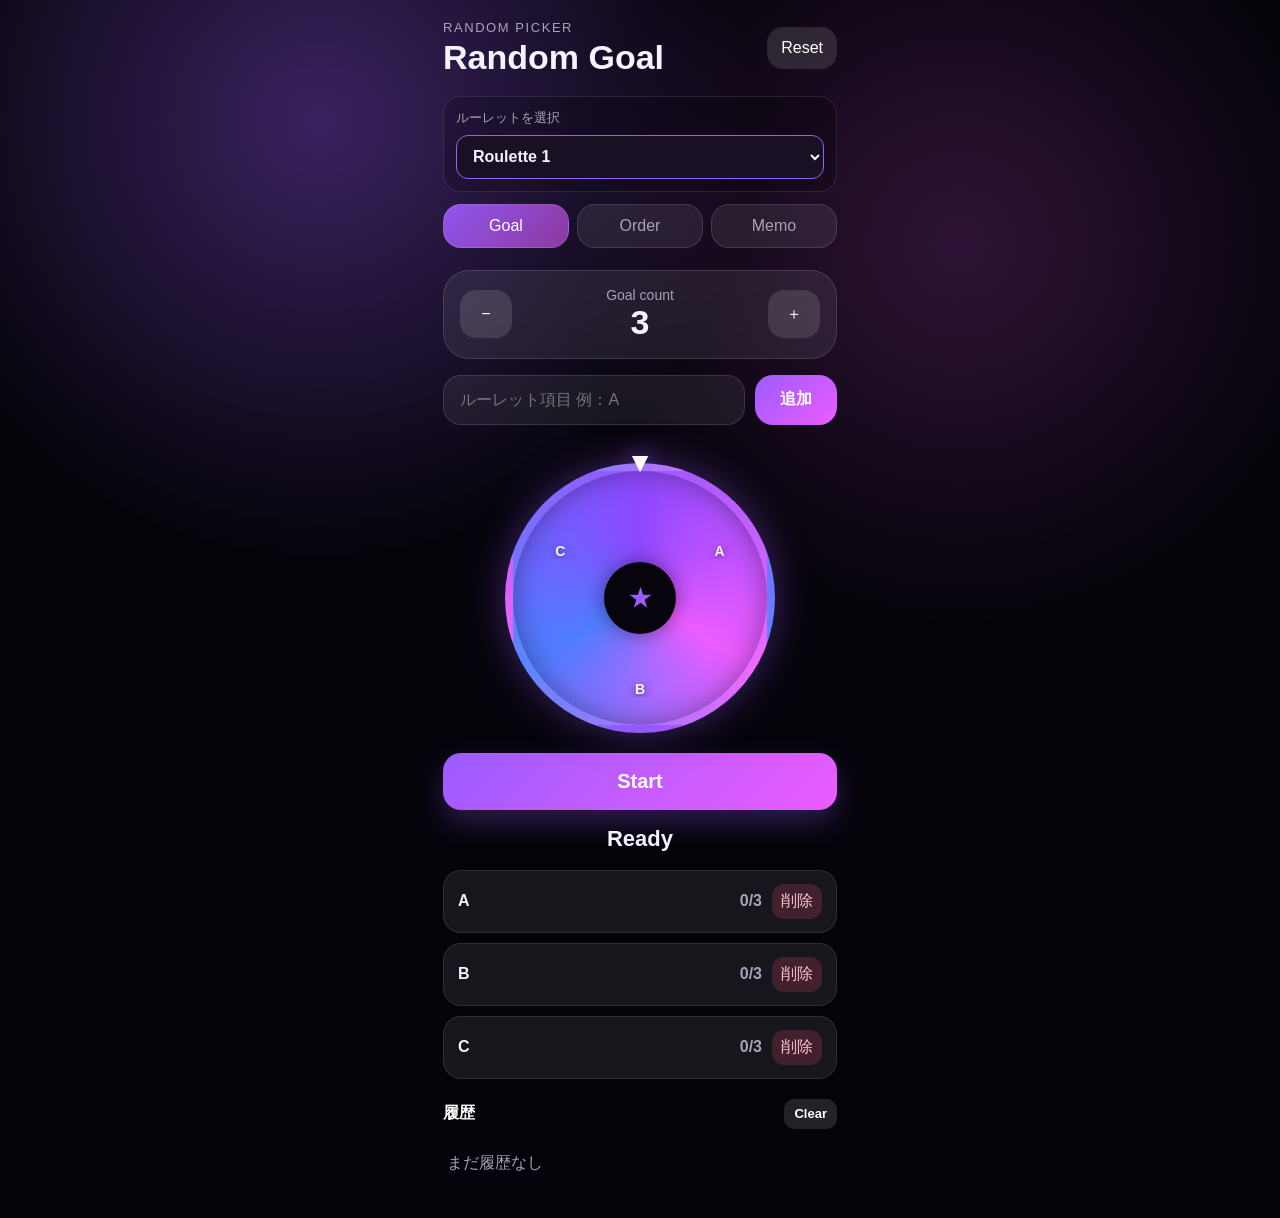
<file: index.html>
<!doctype html>
<html lang="ja">
<head>
  <meta charset="UTF-8" />
  <meta name="viewport" content="width=device-width, initial-scale=1.0, viewport-fit=cover" />
  <meta name="theme-color" content="#05030a" />
  <meta name="apple-mobile-web-app-capable" content="yes" />
  <meta name="apple-mobile-web-app-status-bar-style" content="black-translucent" />
  <meta name="apple-mobile-web-app-title" content="Random Goal" />
  <link rel="manifest" href="manifest.json" />
  <link rel="apple-touch-icon" href="icon.svg" />
  <link rel="stylesheet" href="style.css" />
  <title>Random Goal</title>
</head>
<body data-storage-key="randomGoalState" data-page="1">
  <main class="app">
    <header class="hero">
      <div>
        <p class="eyebrow">Random picker</p>
        <h1>Random Goal</h1>
      </div>
      <button id="resetAllBtn" class="ghost small">Reset</button>
    </header>

    <nav class="page-switch" aria-label="ルーレット切り替え">
      <label for="rouletteSelect">ルーレットを選択</label>
      <select id="rouletteSelect">
        <option value="index.html" selected>Roulette 1</option>
        <option value="roulette2.html">Roulette 2</option>
        <option value="roulette3.html">Roulette 3</option>
      </select>
    </nav>

    <section class="tabs">
      <button id="rouletteTab" class="tab active">Goal</button>
      <button id="orderTab" class="tab">Order</button>
      <button id="memoTab" class="tab">Memo</button>
    </section>

    <section id="rouletteMode" class="panel active-panel">
      <div class="goal-card">
        <button id="minusGoal" class="round">−</button>
        <div>
          <p class="label">Goal count</p>
          <strong id="goalValue">3</strong>
        </div>
        <button id="plusGoal" class="round">＋</button>
      </div>

      <div class="input-row">
        <input id="itemInput" placeholder="ルーレット項目 例：A" maxlength="18" />
        <button id="addItemBtn">追加</button>
      </div>

      <div class="wheel-wrap">
        <div class="pointer">▼</div>
        <div id="wheel" class="wheel"><div class="wheel-center">★</div></div>
      </div>

      <button id="spinBtn" class="primary">Start</button>
      <p id="resultText" class="result">Ready</p>

      <div id="itemsList" class="list"></div>

      <div class="section-title">
        <span>履歴</span><button id="clearHistoryBtn" class="ghost tiny">Clear</button>
      </div>
      <div id="historyList" class="history-list"></div>
    </section>

    <section id="orderMode" class="panel">
      <p class="hint">Order専用の項目。ルーレットとは別管理。</p>
      <div class="input-row">
        <input id="orderInput" placeholder="順番項目 例：A" maxlength="18" />
        <button id="addOrderBtn">追加</button>
      </div>
      <button id="shuffleBtn" class="primary">ランダムに順番を決める</button>
      <div class="section-title"><span>項目</span></div>
      <div id="orderItemsList" class="list"></div>
      <div class="section-title"><span>結果</span><button id="clearOrderResultsBtn" class="ghost tiny">Clear</button></div>
      <div id="orderList" class="list order-list"></div>
    </section>

    <section id="memoMode" class="panel">
      <p class="hint">ちょっとしたメモ用。自動保存。</p>
      <textarea id="memoText" placeholder="MEMO"></textarea>
      <p id="memoStatus" class="memo-status">Saved</p>
    </section>
  </main>
  <script src="app.js"></script>
</body>
</html>
</file>
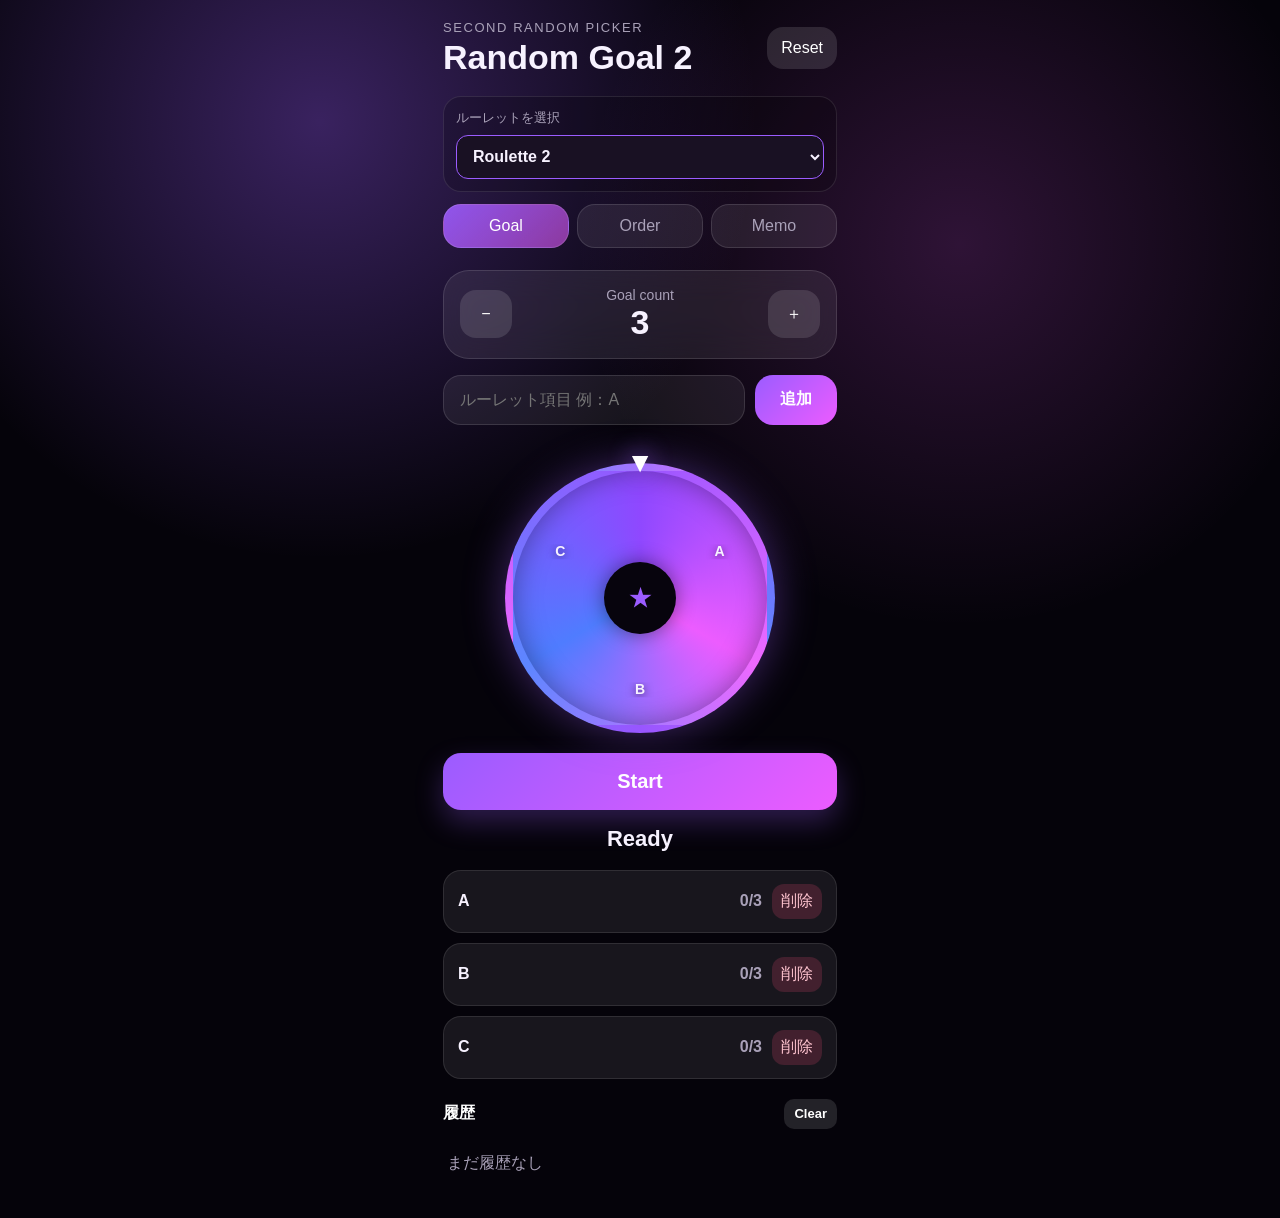
<file: roulette2.html>
<!doctype html>
<html lang="ja">
<head>
  <meta charset="UTF-8" />
  <meta name="viewport" content="width=device-width, initial-scale=1.0, viewport-fit=cover" />
  <meta name="theme-color" content="#05030a" />
  <link rel="manifest" href="manifest.json" />
  <link rel="apple-touch-icon" href="icon.svg" />
  <link rel="stylesheet" href="style.css" />
  <title>Random Goal 2</title>
</head>
<body data-storage-key="randomGoalState2" data-page="2">
  <main class="app">
    <header class="hero"><div><p class="eyebrow">Second random picker</p><h1>Random Goal 2</h1></div><button id="resetAllBtn" class="ghost small">Reset</button></header>
    <nav class="page-switch" aria-label="ルーレット切り替え">
      <label for="rouletteSelect">ルーレットを選択</label>
      <select id="rouletteSelect">
        <option value="index.html">Roulette 1</option>
        <option value="roulette2.html" selected>Roulette 2</option>
        <option value="roulette3.html">Roulette 3</option>
      </select>
    </nav>
    <section class="tabs"><button id="rouletteTab" class="tab active">Goal</button><button id="orderTab" class="tab">Order</button><button id="memoTab" class="tab">Memo</button></section>
    <section id="rouletteMode" class="panel active-panel">
      <div class="goal-card"><button id="minusGoal" class="round">−</button><div><p class="label">Goal count</p><strong id="goalValue">3</strong></div><button id="plusGoal" class="round">＋</button></div>
      <div class="input-row"><input id="itemInput" placeholder="ルーレット項目 例：A" maxlength="18" /><button id="addItemBtn">追加</button></div>
      <div class="wheel-wrap"><div class="pointer">▼</div><div id="wheel" class="wheel"><div class="wheel-center">★</div></div></div>
      <button id="spinBtn" class="primary">Start</button><p id="resultText" class="result">Ready</p><div id="itemsList" class="list"></div>
      <div class="section-title"><span>履歴</span><button id="clearHistoryBtn" class="ghost tiny">Clear</button></div><div id="historyList" class="history-list"></div>
    </section>
    <section id="orderMode" class="panel"><p class="hint">2つ目のOrder。1つ目とは別管理。</p><div class="input-row"><input id="orderInput" placeholder="順番項目 例：A" maxlength="18" /><button id="addOrderBtn">追加</button></div><button id="shuffleBtn" class="primary">ランダムに順番を決める</button><div class="section-title"><span>項目</span></div><div id="orderItemsList" class="list"></div><div class="section-title"><span>結果</span><button id="clearOrderResultsBtn" class="ghost tiny">Clear</button></div><div id="orderList" class="list order-list"></div></section>
    <section id="memoMode" class="panel"><p class="hint">2つ目のメモ。自動保存。</p><textarea id="memoText" placeholder="MEMO"></textarea><p id="memoStatus" class="memo-status">Saved</p></section>
  </main>
  <script src="app.js"></script>
</body>
</html>
</file>
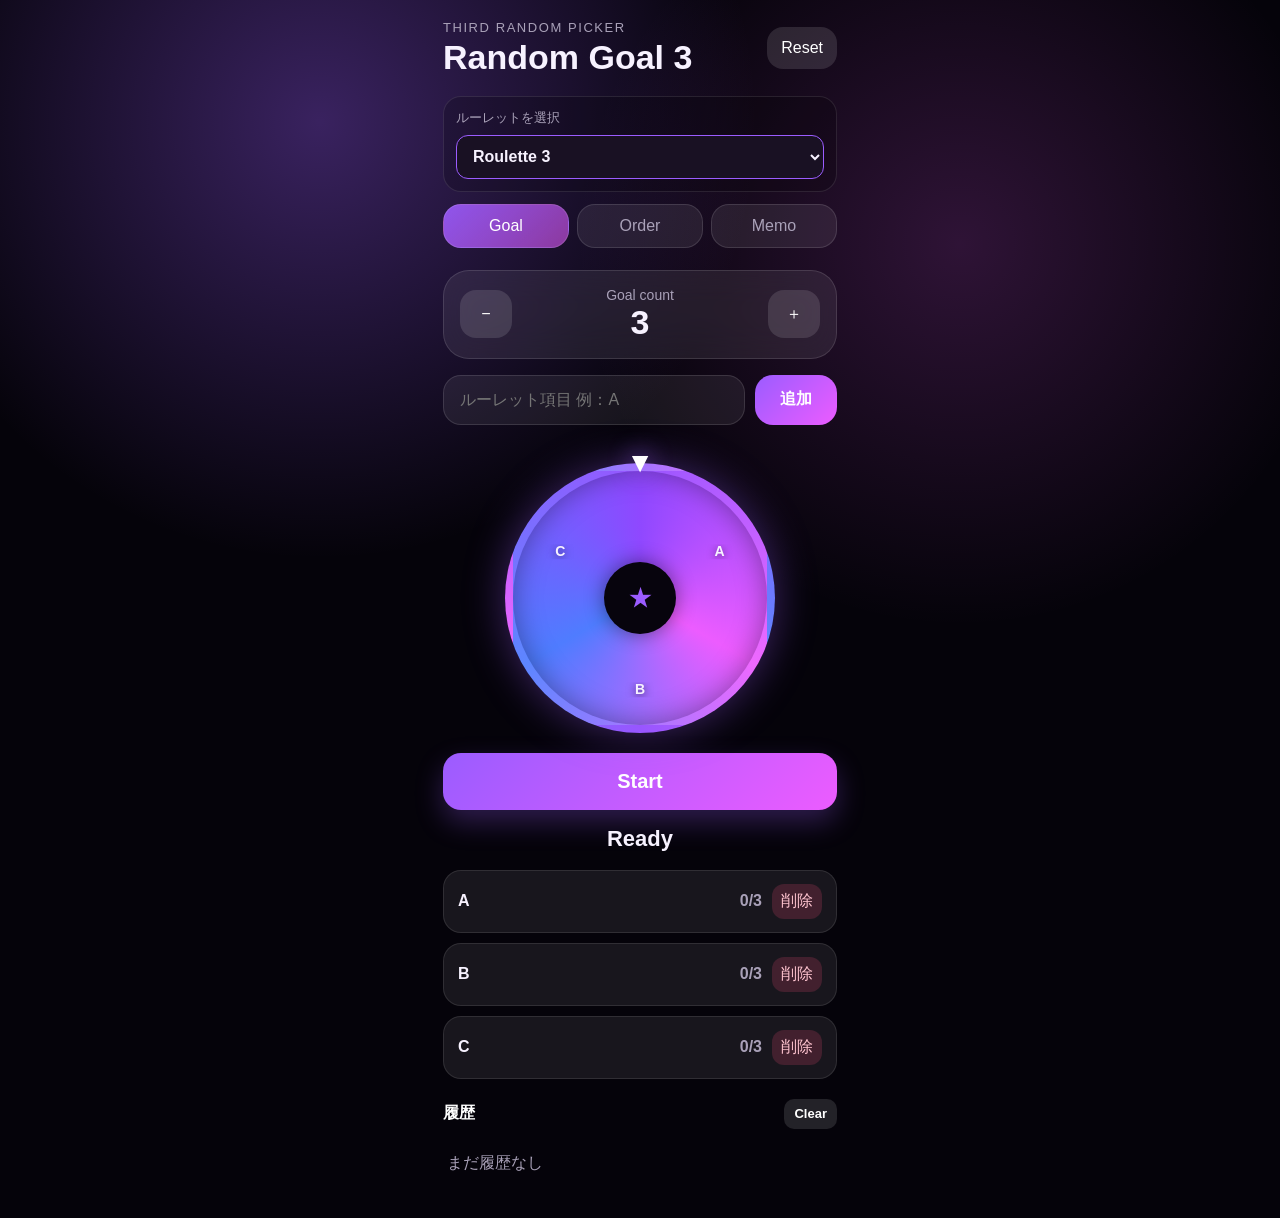
<file: roulette3.html>
<!doctype html>
<html lang="ja">
<head>
  <meta charset="UTF-8" />
  <meta name="viewport" content="width=device-width, initial-scale=1.0, viewport-fit=cover" />
  <meta name="theme-color" content="#05030a" />
  <link rel="manifest" href="manifest.json" />
  <link rel="apple-touch-icon" href="icon.svg" />
  <link rel="stylesheet" href="style.css" />
  <title>Random Goal 3</title>
</head>
<body data-storage-key="randomGoalState3" data-page="3">
  <main class="app">
    <header class="hero"><div><p class="eyebrow">Third random picker</p><h1>Random Goal 3</h1></div><button id="resetAllBtn" class="ghost small">Reset</button></header>
    <nav class="page-switch" aria-label="ルーレット切り替え">
      <label for="rouletteSelect">ルーレットを選択</label>
      <select id="rouletteSelect">
        <option value="index.html">Roulette 1</option>
        <option value="roulette2.html">Roulette 2</option>
        <option value="roulette3.html" selected>Roulette 3</option>
      </select>
    </nav>
    <section class="tabs"><button id="rouletteTab" class="tab active">Goal</button><button id="orderTab" class="tab">Order</button><button id="memoTab" class="tab">Memo</button></section>
    <section id="rouletteMode" class="panel active-panel">
      <div class="goal-card"><button id="minusGoal" class="round">−</button><div><p class="label">Goal count</p><strong id="goalValue">3</strong></div><button id="plusGoal" class="round">＋</button></div>
      <div class="input-row"><input id="itemInput" placeholder="ルーレット項目 例：A" maxlength="18" /><button id="addItemBtn">追加</button></div>
      <div class="wheel-wrap"><div class="pointer">▼</div><div id="wheel" class="wheel"><div class="wheel-center">★</div></div></div>
      <button id="spinBtn" class="primary">Start</button><p id="resultText" class="result">Ready</p><div id="itemsList" class="list"></div>
      <div class="section-title"><span>履歴</span><button id="clearHistoryBtn" class="ghost tiny">Clear</button></div><div id="historyList" class="history-list"></div>
    </section>
    <section id="orderMode" class="panel"><p class="hint">3つ目のOrder。ほかのルーレットとは別管理。</p><div class="input-row"><input id="orderInput" placeholder="順番項目 例：A" maxlength="18" /><button id="addOrderBtn">追加</button></div><button id="shuffleBtn" class="primary">ランダムに順番を決める</button><div class="section-title"><span>項目</span></div><div id="orderItemsList" class="list"></div><div class="section-title"><span>結果</span><button id="clearOrderResultsBtn" class="ghost tiny">Clear</button></div><div id="orderList" class="list order-list"></div></section>
    <section id="memoMode" class="panel"><p class="hint">3つ目のメモ。自動保存。</p><textarea id="memoText" placeholder="MEMO"></textarea><p id="memoStatus" class="memo-status">Saved</p></section>
  </main>
  <script src="app.js"></script>
</body>
</html>
</file>
<file: style.css>
:root{--bg:#05030a;--card:rgba(255,255,255,.08);--card2:rgba(255,255,255,.12);--text:#f7f2ff;--muted:#a9a1b8;--accent:#9b5cff;--accent2:#ec5cff;--danger:#ff4f7b;--good:#45f5bc}*{box-sizing:border-box;-webkit-tap-highlight-color:transparent}body{margin:0;min-height:100svh;color:var(--text);font-family:-apple-system,BlinkMacSystemFont,"Segoe UI",sans-serif;background:radial-gradient(circle at 25% 10%,rgba(155,92,255,.35),transparent 30%),radial-gradient(circle at 75% 20%,rgba(236,92,255,.18),transparent 28%),var(--bg)}.app{width:min(430px,100%);margin:0 auto;min-height:100svh;padding:max(20px,env(safe-area-inset-top)) 18px max(24px,env(safe-area-inset-bottom))}.hero{display:flex;align-items:center;justify-content:space-between;gap:12px}.eyebrow{margin:0 0 4px;color:var(--muted);font-size:13px;letter-spacing:.12em;text-transform:uppercase}h1{margin:0;font-size:34px;line-height:1}.tabs{display:grid;grid-template-columns:1fr 1fr 1fr;gap:8px;margin:22px 0}.tab,button,input,textarea{font:inherit}.tab{border:1px solid rgba(255,255,255,.12);color:var(--muted);background:var(--card);padding:12px 8px;border-radius:18px}.tab.active{color:#fff;background:linear-gradient(135deg,rgba(155,92,255,.9),rgba(236,92,255,.55))}.panel{display:none}.active-panel{display:block}.goal-card{display:grid;grid-template-columns:52px 1fr 52px;align-items:center;text-align:center;padding:16px;border:1px solid rgba(255,255,255,.12);background:var(--card);border-radius:26px;backdrop-filter:blur(18px)}.label,.hint{margin:0;color:var(--muted);font-size:14px}#goalValue{font-size:34px}.round,.ghost,.small{border:0;color:white;background:var(--card2);border-radius:16px;height:48px}.small{padding:0 14px;height:42px}.tiny{height:30px;padding:0 10px;border-radius:10px;font-size:13px}.input-row{display:grid;grid-template-columns:1fr 82px;gap:10px;margin:16px 0 18px}input,textarea{min-width:0;color:white;border:1px solid rgba(255,255,255,.12);background:rgba(255,255,255,.07);padding:15px 16px;border-radius:18px;outline:none}textarea{width:100%;min-height:330px;resize:vertical;margin-top:14px;line-height:1.55}.input-row button,.primary{border:0;color:white;background:linear-gradient(135deg,var(--accent),var(--accent2));border-radius:18px;font-weight:800}.wheel-wrap{position:relative;height:310px;display:grid;place-items:center;margin-top:6px}.pointer{position:absolute;top:4px;z-index:5;color:#fff;font-size:28px;filter:drop-shadow(0 0 12px var(--accent))}.wheel{position:relative;width:270px;height:270px;border-radius:50%;border:8px solid rgba(255,255,255,.08);background:conic-gradient(from 0deg,#8f48ff,#ec5cff,#4f7cff,#8f48ff);box-shadow:0 0 42px rgba(155,92,255,.38),inset 0 0 28px rgba(0,0,0,.35);transition:transform 1.05s cubic-bezier(.12,.86,.12,1)}.wheel-label{position:absolute;left:50%;top:50%;transform-origin:0 0;font-weight:900;font-size:15px;text-shadow:0 2px 8px rgba(0,0,0,.6);white-space:nowrap}.wheel-center{position:absolute;inset:50%;translate:-50% -50%;width:72px;height:72px;display:grid;place-items:center;border-radius:50%;background:#07040d;color:var(--accent);font-size:25px;box-shadow:0 0 20px rgba(0,0,0,.45)}.primary{width:100%;padding:17px;font-size:20px;box-shadow:0 12px 28px rgba(155,92,255,.28)}.primary:disabled{opacity:.5}.result{text-align:center;min-height:32px;font-size:22px;font-weight:900;margin:16px 0 12px}.list{display:grid;gap:10px;margin-top:12px}.item-card{display:grid;grid-template-columns:1fr auto auto;align-items:center;gap:10px;padding:13px 14px;border:1px solid rgba(255,255,255,.1);background:var(--card);border-radius:18px}.item-card.simple{grid-template-columns:1fr auto}.item-card.done{border-color:rgba(69,245,188,.5);box-shadow:0 0 18px rgba(69,245,188,.12)}.count{color:var(--muted);font-weight:800}.delete{border:0;background:rgba(255,79,123,.18);color:#ffc4d0;border-radius:12px;padding:7px 9px}.order-rank{color:var(--accent);font-weight:900;margin-right:8px}.section-title{display:flex;align-items:center;justify-content:space-between;margin:20px 0 8px;color:#fff;font-weight:900}.history-list{display:flex;gap:10px;overflow-x:auto;padding:4px 0 8px}.history-pill{flex:0 0 auto;display:grid;place-items:center;min-width:48px;height:48px;padding:0 12px;border-radius:999px;background:rgba(155,92,255,.18);border:1px solid rgba(155,92,255,.35);font-weight:900}.empty{color:var(--muted);padding:12px 4px}.memo-status{text-align:right;color:var(--muted);font-size:13px;margin:8px 4px 0}

/* Two-page navigation and responsive overlap fixes */
h1{font-size:clamp(28px,9vw,34px);line-height:1.08;overflow-wrap:anywhere}
.page-switch{display:grid;grid-template-columns:1fr 1fr;gap:8px;margin:20px 0 10px;padding:5px;border:1px solid rgba(255,255,255,.1);background:rgba(0,0,0,.2);border-radius:18px}
.page-link{padding:10px 8px;border-radius:13px;color:var(--muted);text-align:center;text-decoration:none;font-weight:800;font-size:14px}
.page-link.active{color:#fff;background:linear-gradient(135deg,var(--accent),var(--accent2));box-shadow:0 6px 18px rgba(0,0,0,.2)}
.tabs{margin-top:12px}
.goal-card{grid-template-columns:52px minmax(0,1fr) 52px}
.wheel-label{width:82px;overflow:hidden;text-overflow:ellipsis;text-align:center;transform-origin:0 0;font-size:clamp(11px,3.5vw,14px);line-height:1.1;white-space:nowrap;pointer-events:none}
.item-card{grid-template-columns:minmax(0,1fr) auto auto}
.item-card strong{min-width:0;overflow-wrap:anywhere}
.item-card.simple{grid-template-columns:minmax(0,1fr) auto}
.history-pill{max-width:180px;min-height:48px;height:auto;padding-top:8px;padding-bottom:8px;overflow-wrap:anywhere;text-align:center}
@media(max-width:360px){.app{padding-left:12px;padding-right:12px}.wheel-wrap{height:284px}.wheel{width:248px;height:248px}.input-row{grid-template-columns:minmax(0,1fr) 70px}.item-card{gap:7px;padding:12px 10px}}

/* Dropdown navigation for the three independent roulettes. */
.page-switch{grid-template-columns:1fr;padding:12px;gap:8px}
.page-switch label{font-size:13px;color:var(--muted)}
.page-switch select{width:100%;min-height:44px;padding:10px 12px;font:inherit;font-weight:700;color:var(--text);background:#191123;border:1px solid var(--accent);border-radius:12px;color-scheme:dark}
.page-switch select:focus-visible{outline:2px solid var(--accent2);outline-offset:3px}

/* Prevent double-tap zoom while preserving scrolling and pinch zoom. */
html{touch-action:manipulation}
</file>
